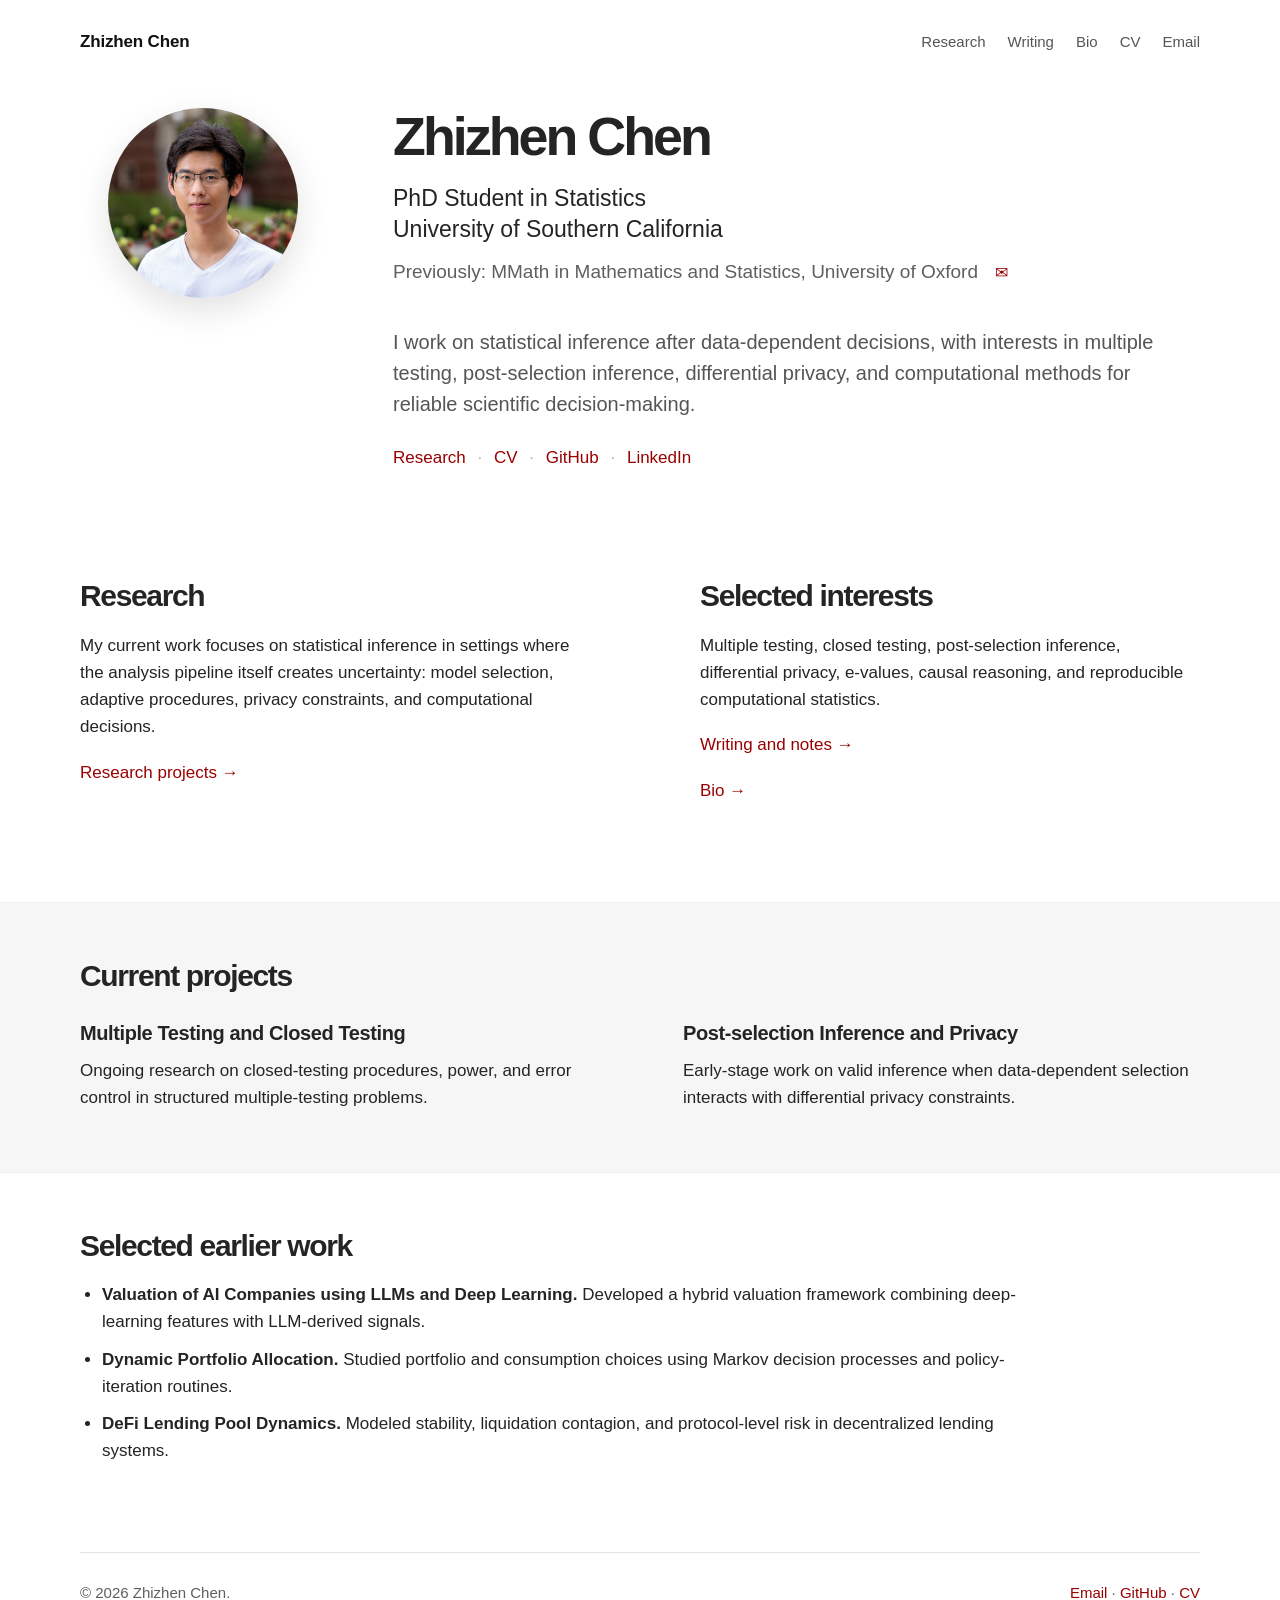
<file: index.html>
<!doctype html>
<html lang="en">
<head>
  <meta charset="utf-8" />
  <meta name="viewport" content="width=device-width, initial-scale=1" />
  <title>Zhizhen Chen</title>
  <meta name="description" content="Zhizhen Chen — PhD student in Statistics at the University of Southern California." />
  <link rel="stylesheet" href="assets/styles.css" />
</head>
<body>
  <header class="site-header">
    <div class="wrap nav">
      <a class="site-name" href="index.html">Zhizhen Chen</a>
      <nav aria-label="Main navigation">
        <a href="research.html">Research</a>
        <a href="writing.html">Writing</a>
        <a href="bio.html">Bio</a>
        <a href="files/cv.pdf">CV</a>
        <a href="mailto:zhizhenc@usc.edu">Email</a>
      </nav>
    </div>
  </header>

  <main>
    <section class="hero wrap">
      <div class="photo-block">
        <img class="portrait" src="assets/profile.jpg" alt="Portrait of Zhizhen Chen">
      </div>

      <div class="intro">
        <h1>Zhizhen Chen</h1>
        <p class="role">PhD Student in Statistics<br>University of Southern California</p>
        <p class="education">Previously: MMath in Mathematics and Statistics, University of Oxford <a class="mail" href="mailto:zhizhenc@usc.edu" aria-label="Email">✉</a></p>

        <p class="summary">
          I work on statistical inference after data-dependent decisions, with interests in multiple testing,
          post-selection inference, differential privacy, and computational methods for reliable scientific decision-making.
        </p>

        <p class="link-row">
          <a href="research.html">Research</a>
          <span>·</span>
          <a href="files/cv.pdf">CV</a>
          <span>·</span>
          <a href="https://github.com/Zhizhen128">GitHub</a>
          <span>·</span>
          <a href="https://www.linkedin.com/in/zhizhen-chen-1458b321a/">LinkedIn</a>
        </p>
      </div>
    </section>

    <section class="two-col wrap section-gap">
      <article>
        <h2>Research</h2>
        <p>
          My current work focuses on statistical inference in settings where the analysis pipeline itself creates
          uncertainty: model selection, adaptive procedures, privacy constraints, and computational decisions.
        </p>
        <p><a href="research.html">Research projects →</a></p>
      </article>

      <article>
        <h2>Selected interests</h2>
        <p>
          Multiple testing, closed testing, post-selection inference, differential privacy, e-values,
          causal reasoning, and reproducible computational statistics.
        </p>
        <p><a href="writing.html">Writing and notes →</a></p>
        <p><a href="bio.html">Bio →</a></p>
      </article>
    </section>

    <section class="band">
      <div class="wrap">
        <h2>Current projects</h2>
        <div class="project-grid">
          <article>
            <h3>Multiple Testing and Closed Testing</h3>
            <p>
              Ongoing research on closed-testing procedures, power, and error control in structured multiple-testing
              problems.
            </p>
          </article>
          <article>
            <h3>Post-selection Inference and Privacy</h3>
            <p>
              Early-stage work on valid inference when data-dependent selection interacts with differential privacy
              constraints.
            </p>
          </article>
        </div>
      </div>
    </section>

    <section class="wrap selected">
      <h2>Selected earlier work</h2>
      <ul>
        <li><strong>Valuation of AI Companies using LLMs and Deep Learning.</strong> Developed a hybrid valuation framework combining deep-learning features with LLM-derived signals.</li>
        <li><strong>Dynamic Portfolio Allocation.</strong> Studied portfolio and consumption choices using Markov decision processes and policy-iteration routines.</li>
        <li><strong>DeFi Lending Pool Dynamics.</strong> Modeled stability, liquidation contagion, and protocol-level risk in decentralized lending systems.</li>
      </ul>
    </section>
  </main>

  <footer class="wrap footer">
    <span>© 2026 Zhizhen Chen.</span>
    <span><a href="mailto:zhizhenc@usc.edu">Email</a> · <a href="https://github.com/Zhizhen128">GitHub</a> · <a href="files/cv.pdf">CV</a></span>
  </footer>
</body>
</html>
</file>
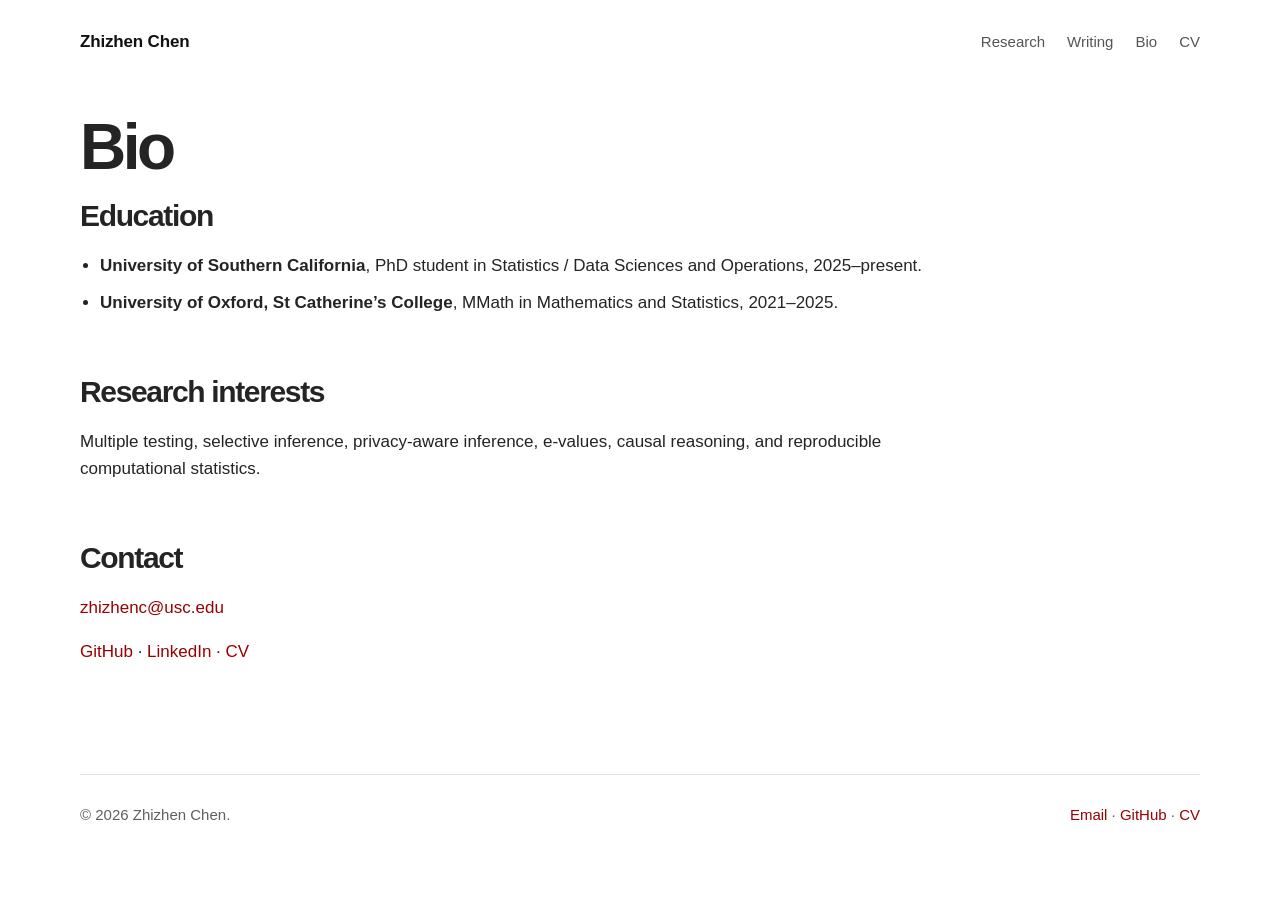
<file: bio.html>
<!doctype html>
<html lang="en">
<head>
  <meta charset="utf-8" />
  <meta name="viewport" content="width=device-width, initial-scale=1" />
  <title>Bio — Zhizhen Chen</title>
  <link rel="stylesheet" href="assets/styles.css" />
</head>
<body>
  <header class="site-header">
    <div class="wrap nav">
      <a class="site-name" href="index.html">Zhizhen Chen</a>
      <nav aria-label="Main navigation">
        <a href="research.html">Research</a>
        <a href="writing.html">Writing</a>
        <a href="bio.html">Bio</a>
        <a href="files/cv.pdf">CV</a>
      </nav>
    </div>
  </header>

  <main class="wrap page">
    <h1>Bio</h1>

    <section class="bio-grid">
      <div>
        <h2>Education</h2>
        <ul class="clean-list">
          <li><strong>University of Southern California</strong>, PhD student in Statistics / Data Sciences and Operations, 2025–present.</li>
          <li><strong>University of Oxford, St Catherine’s College</strong>, MMath in Mathematics and Statistics, 2021–2025.</li>
        </ul>
      </div>

      <div>
        <h2>Research interests</h2>
        <p>
          Multiple testing, selective inference, privacy-aware inference, e-values, causal reasoning,
          and reproducible computational statistics.
        </p>
      </div>

      <div>
        <h2>Contact</h2>
        <p><a href="mailto:zhizhenc@usc.edu">zhizhenc@usc.edu</a></p>
        <p><a href="https://github.com/Zhizhen128">GitHub</a> · <a href="https://www.linkedin.com/in/zhizhen-chen-1458b321a/">LinkedIn</a> · <a href="files/cv.pdf">CV</a></p>
      </div>
    </section>
  </main>

  <footer class="wrap footer">
    <span>© 2026 Zhizhen Chen.</span>
    <span><a href="mailto:zhizhenc@usc.edu">Email</a> · <a href="https://github.com/Zhizhen128">GitHub</a> · <a href="files/cv.pdf">CV</a></span>
  </footer>
</body>
</html>
</file>
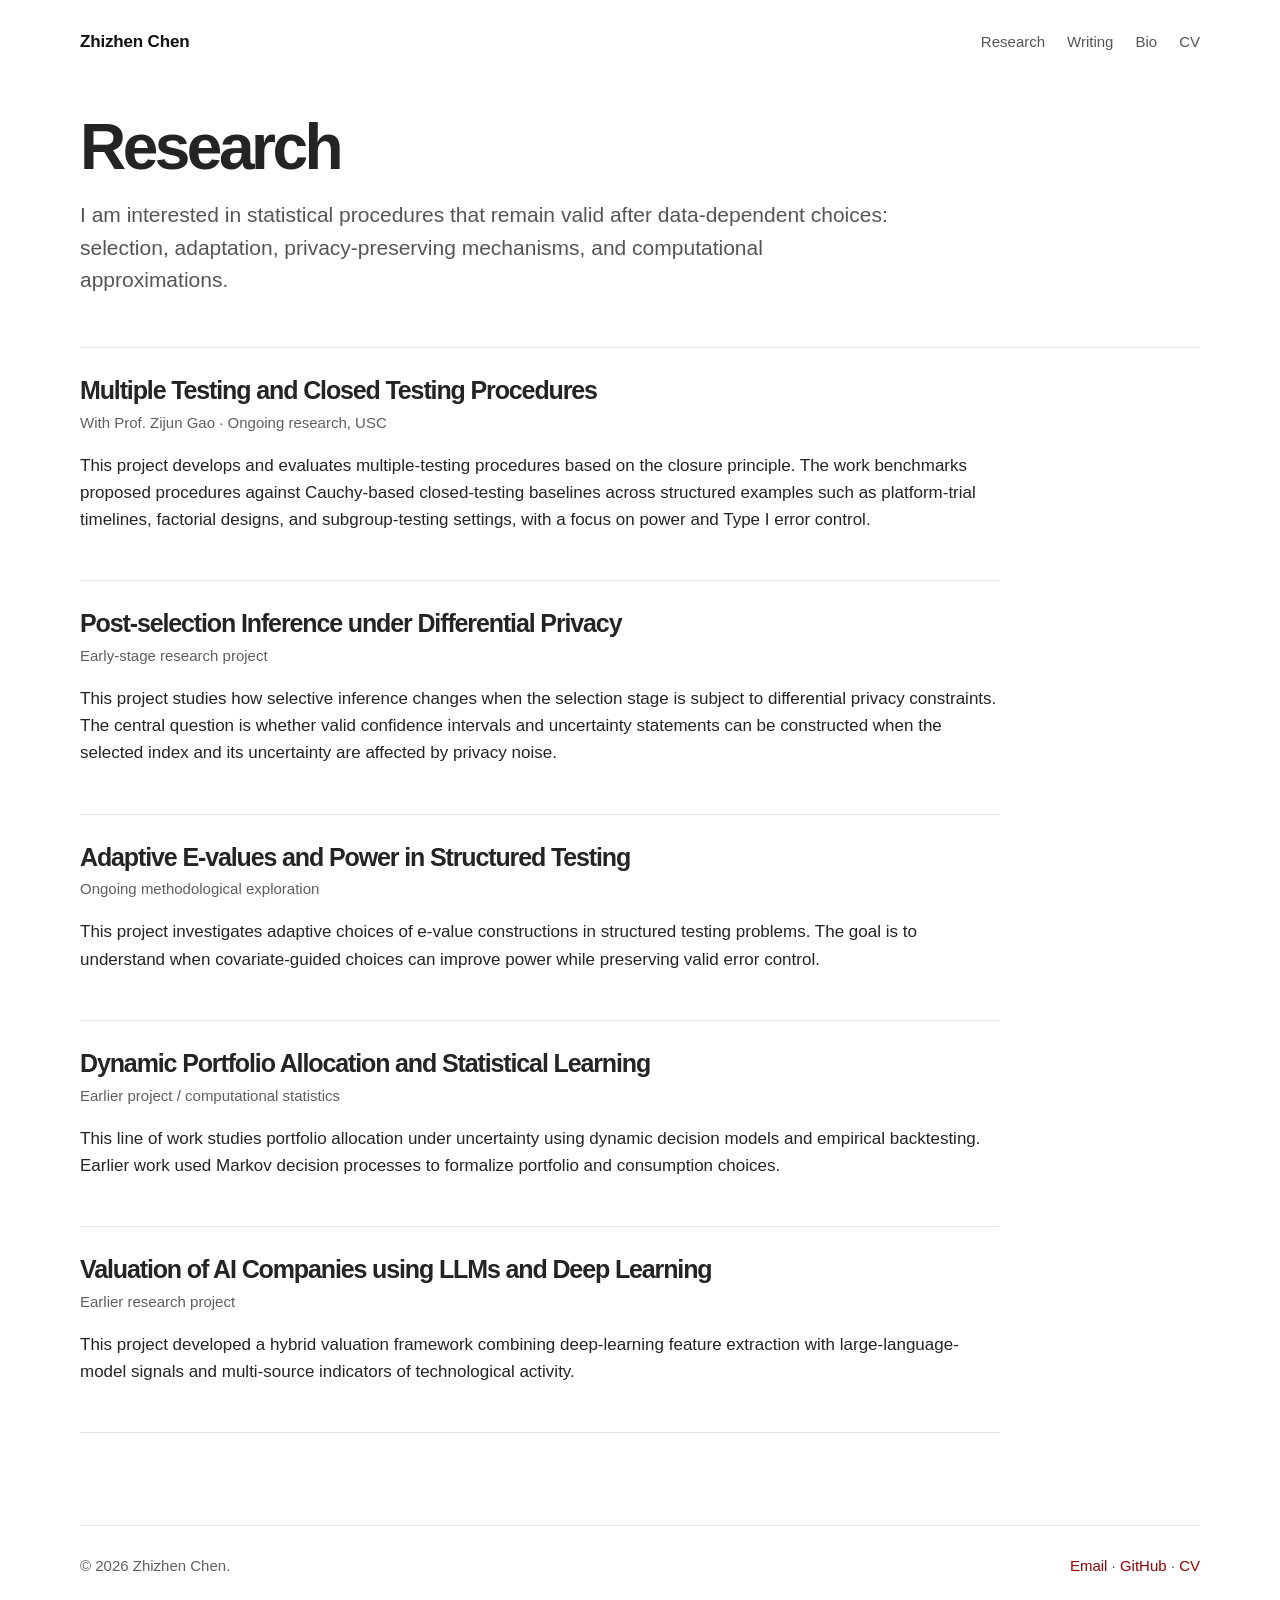
<file: research.html>
<!doctype html>
<html lang="en">
<head>
  <meta charset="utf-8" />
  <meta name="viewport" content="width=device-width, initial-scale=1" />
  <title>Research — Zhizhen Chen</title>
  <link rel="stylesheet" href="assets/styles.css" />
</head>
<body>
  <header class="site-header">
    <div class="wrap nav">
      <a class="site-name" href="index.html">Zhizhen Chen</a>
      <nav aria-label="Main navigation">
        <a href="research.html">Research</a>
        <a href="writing.html">Writing</a>
        <a href="bio.html">Bio</a>
        <a href="files/cv.pdf">CV</a>
      </nav>
    </div>
  </header>

  <main class="wrap page">
    <h1>Research</h1>
    <p class="page-lead">
      I am interested in statistical procedures that remain valid after data-dependent choices: selection,
      adaptation, privacy-preserving mechanisms, and computational approximations.
    </p>

    <section class="item-list">
      <article class="research-item">
        <h2>Multiple Testing and Closed Testing Procedures</h2>
        <p class="meta">With Prof. Zijun Gao · Ongoing research, USC</p>
        <p>
          This project develops and evaluates multiple-testing procedures based on the closure principle. The work
          benchmarks proposed procedures against Cauchy-based closed-testing baselines across structured examples
          such as platform-trial timelines, factorial designs, and subgroup-testing settings, with a focus on power
          and Type I error control.
        </p>
      </article>

      <article class="research-item">
        <h2>Post-selection Inference under Differential Privacy</h2>
        <p class="meta">Early-stage research project</p>
        <p>
          This project studies how selective inference changes when the selection stage is subject to differential
          privacy constraints. The central question is whether valid confidence intervals and uncertainty statements
          can be constructed when the selected index and its uncertainty are affected by privacy noise.
        </p>
      </article>

      <article class="research-item">
        <h2>Adaptive E-values and Power in Structured Testing</h2>
        <p class="meta">Ongoing methodological exploration</p>
        <p>
          This project investigates adaptive choices of e-value constructions in structured testing problems. The
          goal is to understand when covariate-guided choices can improve power while preserving valid error control.
        </p>
      </article>

      <article class="research-item">
        <h2>Dynamic Portfolio Allocation and Statistical Learning</h2>
        <p class="meta">Earlier project / computational statistics</p>
        <p>
          This line of work studies portfolio allocation under uncertainty using dynamic decision models and empirical
          backtesting. Earlier work used Markov decision processes to formalize portfolio and consumption choices.
        </p>
      </article>

      <article class="research-item">
        <h2>Valuation of AI Companies using LLMs and Deep Learning</h2>
        <p class="meta">Earlier research project</p>
        <p>
          This project developed a hybrid valuation framework combining deep-learning feature extraction with
          large-language-model signals and multi-source indicators of technological activity.
        </p>
      </article>
    </section>
  </main>

  <footer class="wrap footer">
    <span>© 2026 Zhizhen Chen.</span>
    <span><a href="mailto:zhizhenc@usc.edu">Email</a> · <a href="https://github.com/Zhizhen128">GitHub</a> · <a href="files/cv.pdf">CV</a></span>
  </footer>
</body>
</html>
</file>
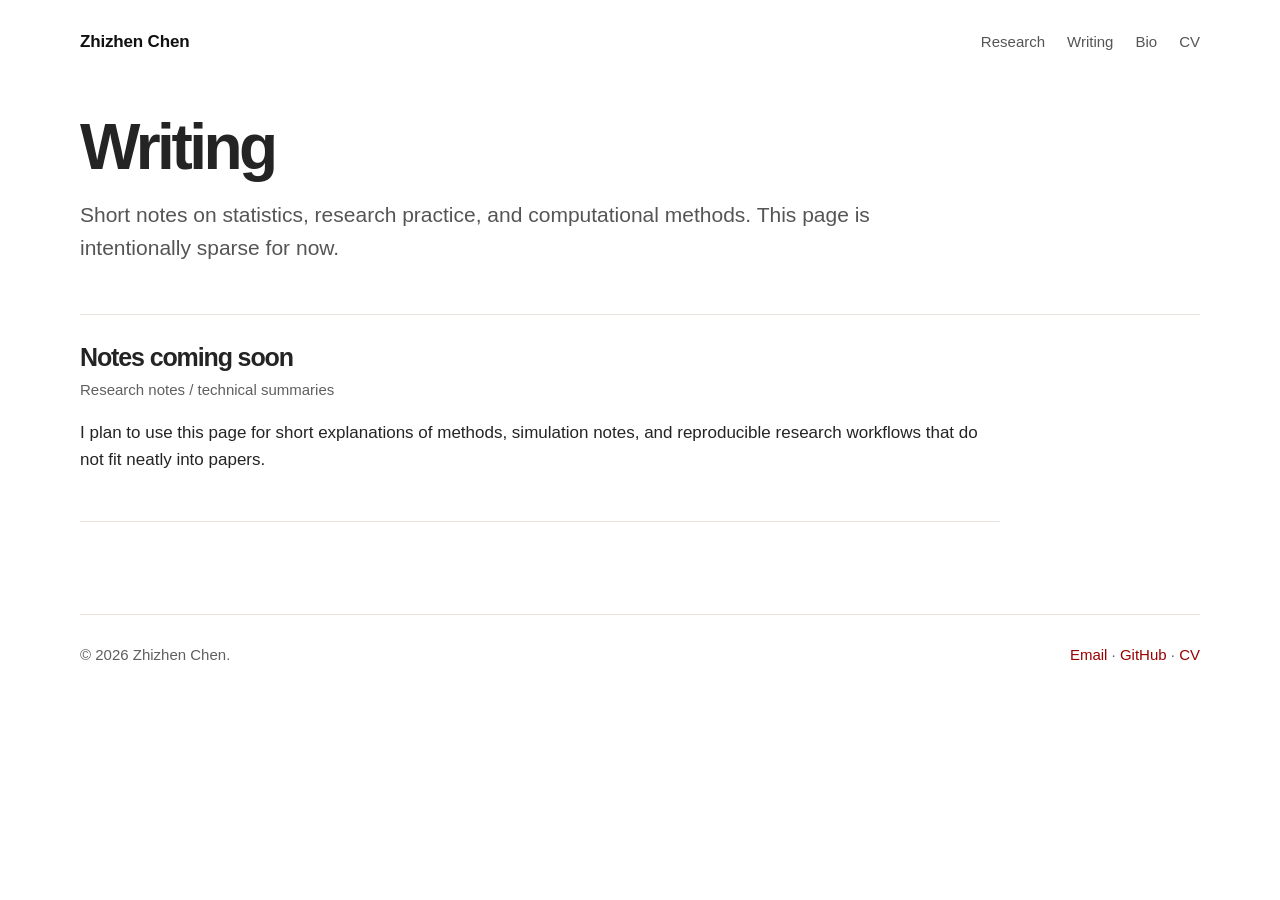
<file: writing.html>
<!doctype html>
<html lang="en">
<head>
  <meta charset="utf-8" />
  <meta name="viewport" content="width=device-width, initial-scale=1" />
  <title>Writing — Zhizhen Chen</title>
  <link rel="stylesheet" href="assets/styles.css" />
</head>
<body>
  <header class="site-header">
    <div class="wrap nav">
      <a class="site-name" href="index.html">Zhizhen Chen</a>
      <nav aria-label="Main navigation">
        <a href="research.html">Research</a>
        <a href="writing.html">Writing</a>
        <a href="bio.html">Bio</a>
        <a href="files/cv.pdf">CV</a>
      </nav>
    </div>
  </header>

  <main class="wrap page">
    <h1>Writing</h1>
    <p class="page-lead">
      Short notes on statistics, research practice, and computational methods. This page is intentionally sparse for now.
    </p>

    <section class="item-list">
      <article class="research-item">
        <h2>Notes coming soon</h2>
        <p class="meta">Research notes / technical summaries</p>
        <p>
          I plan to use this page for short explanations of methods, simulation notes, and reproducible research
          workflows that do not fit neatly into papers.
        </p>
      </article>
    </section>
  </main>

  <footer class="wrap footer">
    <span>© 2026 Zhizhen Chen.</span>
    <span><a href="mailto:zhizhenc@usc.edu">Email</a> · <a href="https://github.com/Zhizhen128">GitHub</a> · <a href="files/cv.pdf">CV</a></span>
  </footer>
</body>
</html>
</file>
<file: assets/styles.css>
/* Refined academic homepage style */
:root {
  --text: #242424;
  --muted: #5f5f5f;
  --light: #f6f6f6;
  --line: #e7e2dc;
  --accent: #990000;
  --max: 1120px;
}

* { box-sizing: border-box; }

body {
  margin: 0;
  color: var(--text);
  font-family: -apple-system, BlinkMacSystemFont, "Segoe UI", Roboto, Helvetica, Arial, sans-serif;
  font-size: 17px;
  line-height: 1.6;
  background: #fff;
}

a { color: var(--accent); text-decoration: none; }
a:hover { text-decoration: underline; }

.wrap {
  width: min(var(--max), calc(100% - 44px));
  margin: 0 auto;
}

.site-header {
  border-bottom: 1px solid transparent;
  padding: 28px 0 10px;
}

.nav {
  display: flex;
  justify-content: space-between;
  align-items: center;
  gap: 24px;
}

.site-name {
  color: #111;
  font-weight: 700;
  letter-spacing: -0.01em;
}

nav {
  display: flex;
  gap: 22px;
  flex-wrap: wrap;
}

nav a {
  color: #555;
  font-size: 15px;
}

.hero {
  display: grid;
  grid-template-columns: 245px minmax(0, 1fr);
  gap: 68px;
  align-items: start;
  padding: 42px 0 108px;
}

.photo-block { text-align: center; }

.portrait {
  width: 190px;
  height: 190px;
  border-radius: 50%;
  object-fit: cover;
  object-position: center;
  display: inline-block;
  box-shadow: 0 12px 34px rgba(0, 0, 0, 0.12);
}

.intro h1 {
  font-size: clamp(38px, 4.2vw, 58px);
  line-height: 1.05;
  letter-spacing: -0.055em;
  margin: 0 0 18px;
  font-weight: 800;
}

.role {
  font-size: 23px;
  line-height: 1.35;
  margin: 0 0 12px;
}

.education {
  color: var(--muted);
  font-size: 19px;
  margin: 0 0 40px;
}

.mail {
  font-size: 16px;
  margin-left: 12px;
}

.summary {
  max-width: 780px;
  font-size: 20px;
  line-height: 1.55;
  color: #555;
  margin: 0 0 24px;
}

.link-row {
  color: var(--muted);
  margin: 0;
}

.link-row span {
  margin: 0 7px;
  color: #b9b0a8;
}

.section-gap { padding: 0 0 80px; }

.two-col {
  display: grid;
  grid-template-columns: 1fr 1fr;
  gap: 120px;
}

h2 {
  font-size: 30px;
  line-height: 1.15;
  letter-spacing: -0.045em;
  margin: 0 0 18px;
  font-weight: 800;
}

h3 {
  font-size: 20px;
  letter-spacing: -0.02em;
  margin: 0 0 8px;
}

.two-col p { margin: 0 0 18px; }

.band {
  background: var(--light);
  border-top: 1px solid #f0eeee;
  border-bottom: 1px solid #f0eeee;
  padding: 56px 0 60px;
}

.project-grid {
  display: grid;
  grid-template-columns: 1fr 1fr;
  gap: 86px;
  margin-top: 24px;
}

.project-grid p { margin: 0; }

.selected { padding: 56px 0 78px; }

.selected ul {
  margin: 0;
  padding-left: 22px;
  max-width: 980px;
}

.selected li { margin: 10px 0; }

.footer {
  border-top: 1px solid var(--line);
  padding: 28px 0 34px;
  color: var(--muted);
  font-size: 15px;
  display: flex;
  justify-content: space-between;
  gap: 20px;
}

/* Secondary pages */
.page { padding: 48px 0 92px; }

.page h1 {
  font-size: clamp(40px, 5vw, 64px);
  line-height: 1.05;
  letter-spacing: -0.055em;
  margin: 0 0 18px;
}

.page-lead {
  max-width: 830px;
  color: #555;
  font-size: 21px;
  line-height: 1.55;
  margin: 0 0 50px;
}

.item-list { border-top: 1px solid var(--line); }

.research-item {
  padding: 28px 0 30px;
  border-bottom: 1px solid var(--line);
  max-width: 920px;
}

.research-item h2 {
  font-size: 25px;
  margin-bottom: 6px;
}

.meta {
  color: var(--muted);
  margin-top: 0;
  font-size: 15px;
}

.bio-grid {
  display: grid;
  grid-template-columns: 1fr;
  gap: 42px;
  max-width: 900px;
}

.clean-list { padding-left: 20px; }
.clean-list li { margin-bottom: 10px; }

@media (max-width: 760px) {
  body { font-size: 16px; }

  .nav {
    align-items: flex-start;
    flex-direction: column;
    gap: 10px;
  }

  nav { gap: 16px; }

  .hero {
    grid-template-columns: 1fr;
    gap: 28px;
    padding: 32px 0 70px;
  }

  .photo-block { text-align: left; }

  .portrait {
    width: 150px;
    height: 150px;
  }

  .education { margin-bottom: 26px; }

  .summary { font-size: 18px; }

  .two-col,
  .project-grid {
    grid-template-columns: 1fr;
    gap: 36px;
  }

  .footer { flex-direction: column; }
}
</file>
